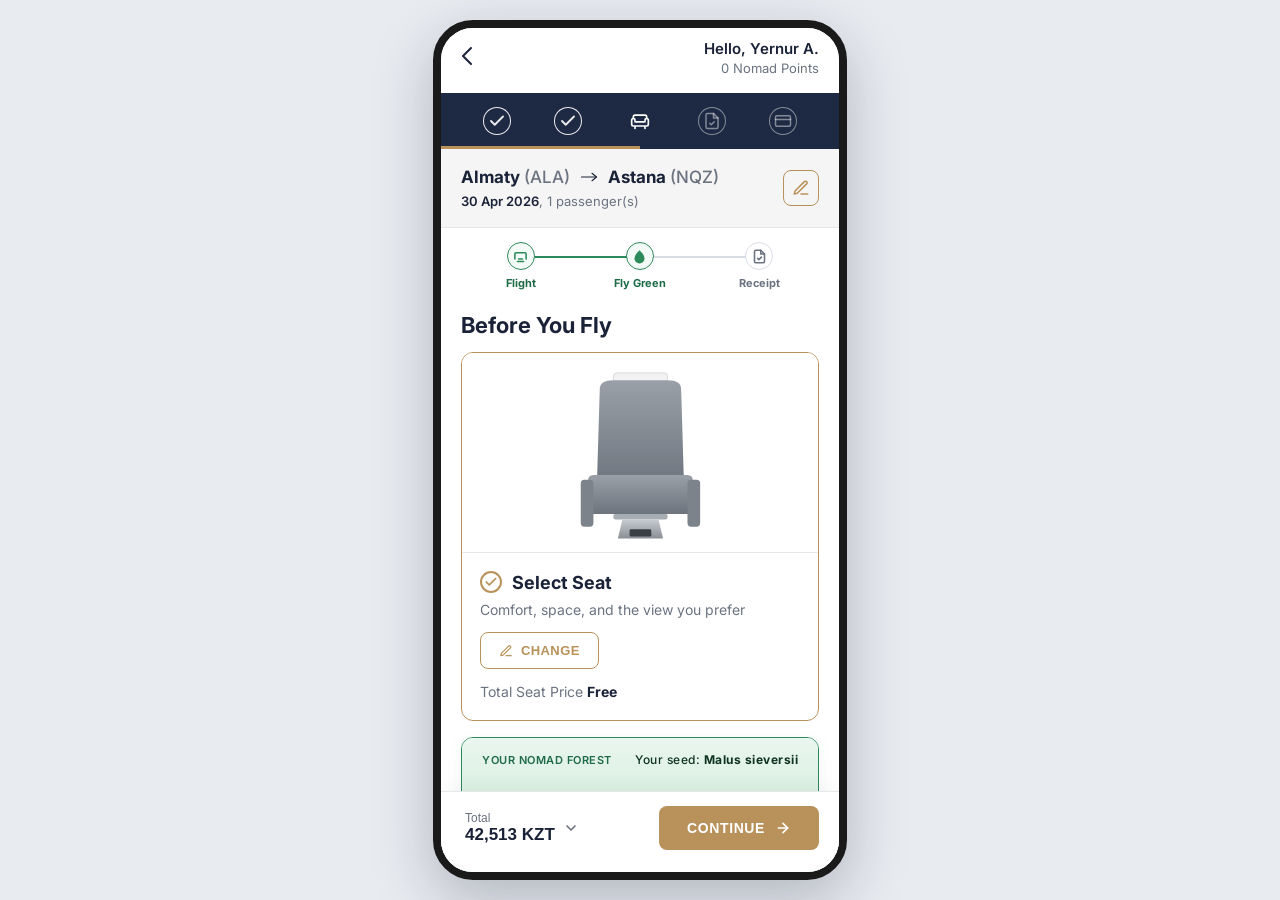
<file: index.html>
<!DOCTYPE html>
<html lang="en">
<head>
  <meta charset="UTF-8" />
  <meta name="viewport" content="width=device-width, initial-scale=1.0, viewport-fit=cover" />
  <meta name="theme-color" content="#ffffff" />
  <title>Air Astana — Before You Fly</title>
  <link rel="preconnect" href="https://fonts.googleapis.com" />
  <link rel="preconnect" href="https://fonts.gstatic.com" crossorigin />
  <link href="https://fonts.googleapis.com/css2?family=Inter:wght@400;500;600;700&display=swap" rel="stylesheet" />
  <link rel="stylesheet" href="styles.css" />
</head>
<body>
  <div class="phone">
    <!-- App header -->
    <header class="app-header">
      <button class="back-btn" aria-label="Back">
        <svg width="12" height="20" viewBox="0 0 12 20" fill="none" stroke="currentColor" stroke-width="2" stroke-linecap="round" stroke-linejoin="round">
          <polyline points="10 2 2 10 10 18"/>
        </svg>
      </button>
      <div class="user-info">
        <div class="user-name">Hello, Yernur A.</div>
        <div class="user-points">0 Nomad Points</div>
      </div>
    </header>

    <main class="content">
      <!-- Progress stepper -->
      <nav class="stepper" aria-label="Booking progress">
        <div class="step done" data-step="1">
          <div class="step-icon">
            <svg width="18" height="18" viewBox="0 0 24 24" fill="none" stroke="currentColor" stroke-width="2.5" stroke-linecap="round" stroke-linejoin="round">
              <polyline points="20 6 9 17 4 12"/>
            </svg>
          </div>
        </div>
        <div class="step done" data-step="2">
          <div class="step-icon">
            <svg width="18" height="18" viewBox="0 0 24 24" fill="none" stroke="currentColor" stroke-width="2.5" stroke-linecap="round" stroke-linejoin="round">
              <polyline points="20 6 9 17 4 12"/>
            </svg>
          </div>
        </div>
        <div class="step active" data-step="3">
          <div class="step-icon">
            <svg width="20" height="20" viewBox="0 0 24 24" fill="none" stroke="currentColor" stroke-width="2" stroke-linecap="round" stroke-linejoin="round">
              <path d="M20 9V7a2 2 0 0 0-2-2H6a2 2 0 0 0-2 2v2"/>
              <path d="M2 11v5a2 2 0 0 0 2 2h16a2 2 0 0 0 2-2v-5a2 2 0 0 0-4 0v2H6v-2a2 2 0 0 0-4 0z"/>
              <path d="M6 19v2"/>
              <path d="M18 19v2"/>
            </svg>
          </div>
        </div>
        <div class="step" data-step="4">
          <div class="step-icon">
            <svg width="18" height="18" viewBox="0 0 24 24" fill="none" stroke="currentColor" stroke-width="2" stroke-linecap="round" stroke-linejoin="round">
              <path d="M14 2H6a2 2 0 0 0-2 2v16a2 2 0 0 0 2 2h12a2 2 0 0 0 2-2V8z"/>
              <polyline points="14 2 14 8 20 8"/>
              <polyline points="9 15 11 17 15 13"/>
            </svg>
          </div>
        </div>
        <div class="step" data-step="5">
          <div class="step-icon">
            <svg width="18" height="18" viewBox="0 0 24 24" fill="none" stroke="currentColor" stroke-width="2" stroke-linecap="round" stroke-linejoin="round">
              <rect x="2" y="5" width="20" height="14" rx="2"/>
              <line x1="2" y1="10" x2="22" y2="10"/>
            </svg>
          </div>
        </div>
        <div class="stepper-progress"></div>
      </nav>

      <!-- Route card -->
      <section class="route-card">
        <div class="route">
          <div class="route-line">
            <span class="city">Almaty <span class="code">(ALA)</span></span>
            <svg class="route-arrow" width="18" height="14" viewBox="0 0 24 14" fill="none" stroke="currentColor" stroke-width="1.5" stroke-linecap="round" stroke-linejoin="round">
              <line x1="2" y1="7" x2="22" y2="7"/>
              <polyline points="16 2 22 7 16 12"/>
            </svg>
            <span class="city">Astana <span class="code">(NQZ)</span></span>
          </div>
          <div class="route-meta"><strong>30 Apr 2026</strong>, 1 passenger(s)</div>
        </div>
        <button class="edit-btn" aria-label="Edit trip">
          <svg width="18" height="18" viewBox="0 0 24 24" fill="none" stroke="currentColor" stroke-width="2" stroke-linecap="round" stroke-linejoin="round">
            <path d="M12 20h9"/>
            <path d="M16.5 3.5a2.121 2.121 0 0 1 3 3L7 19l-4 1 1-4L16.5 3.5z"/>
          </svg>
        </button>
      </section>

      <section class="journey-flow" aria-label="Passenger journey">
        <div class="journey-step complete">
          <span class="journey-icon" aria-hidden="true">
            <svg width="15" height="15" viewBox="0 0 24 24" fill="none" stroke="currentColor" stroke-width="2.5" stroke-linecap="round" stroke-linejoin="round">
              <path d="M21 16V8a2 2 0 0 0-2-2H5a2 2 0 0 0-2 2v8"/>
              <path d="M7 20h10"/>
              <path d="M9 16h6"/>
            </svg>
          </span>
          <span>Flight</span>
        </div>
        <div class="journey-step active">
          <span class="journey-icon" aria-hidden="true">
            <svg width="15" height="15" viewBox="0 0 24 24" fill="currentColor">
              <path d="M12 2c-4 4-8 8-8 13a8 8 0 0 0 16 0c0-5-4-9-8-13z"/>
            </svg>
          </span>
          <span>Fly Green</span>
        </div>
        <div class="journey-step">
          <span class="journey-icon" aria-hidden="true">
            <svg width="15" height="15" viewBox="0 0 24 24" fill="none" stroke="currentColor" stroke-width="2.5" stroke-linecap="round" stroke-linejoin="round">
              <path d="M14 2H6a2 2 0 0 0-2 2v16a2 2 0 0 0 2 2h12a2 2 0 0 0 2-2V8z"/>
              <polyline points="14 2 14 8 20 8"/>
              <polyline points="9 15 11 17 15 13"/>
            </svg>
          </span>
          <span>Receipt</span>
        </div>
      </section>

      <h1 class="section-title">Before You Fly</h1>

      <!-- Select Seat card -->
      <article class="product-card">
        <div class="product-image seat-image">
          <svg viewBox="0 0 200 220" xmlns="http://www.w3.org/2000/svg" aria-hidden="true">
            <defs>
              <linearGradient id="seatGrad" x1="0" y1="0" x2="0" y2="1">
                <stop offset="0%" stop-color="#9aa0a8"/>
                <stop offset="100%" stop-color="#6c737c"/>
              </linearGradient>
              <linearGradient id="metalGrad" x1="0" y1="0" x2="0" y2="1">
                <stop offset="0%" stop-color="#c8ccd1"/>
                <stop offset="100%" stop-color="#8a8f95"/>
              </linearGradient>
            </defs>
            <!-- Headrest pillow -->
            <rect x="70" y="22" width="60" height="22" rx="4" fill="#f2f2f2" stroke="#d5d5d5"/>
            <text x="100" y="38" text-anchor="middle" font-family="Inter, sans-serif" font-size="7" fill="#b8925a" font-weight="700">MyStopover</text>
            <!-- Seat back -->
            <path d="M55 40 Q55 30 70 30 L130 30 Q145 30 145 40 L148 140 Q148 150 138 150 L62 150 Q52 150 52 140 Z" fill="url(#seatGrad)"/>
            <!-- Seat cushion -->
            <path d="M48 135 L152 135 Q158 135 158 142 L158 172 Q158 178 152 178 L48 178 Q42 178 42 172 L42 142 Q42 135 48 135 Z" fill="url(#seatGrad)"/>
            <!-- Arm rests -->
            <rect x="34" y="140" width="14" height="52" rx="4" fill="#7d838a"/>
            <rect x="152" y="140" width="14" height="52" rx="4" fill="#7d838a"/>
            <!-- Base / legs -->
            <rect x="70" y="178" width="60" height="6" rx="2" fill="#a8adb3"/>
            <polygon points="80,184 120,184 125,205 75,205" fill="url(#metalGrad)"/>
            <rect x="88" y="195" width="24" height="8" rx="1.5" fill="#3a3f46"/>
          </svg>
        </div>
        <div class="product-body">
          <div class="product-header">
            <span class="check-badge" aria-hidden="true">
              <svg width="14" height="14" viewBox="0 0 24 24" fill="none" stroke="currentColor" stroke-width="3" stroke-linecap="round" stroke-linejoin="round">
                <polyline points="20 6 9 17 4 12"/>
              </svg>
            </span>
            <h2>Select Seat</h2>
          </div>
          <p class="product-desc">Comfort, space, and the view you prefer</p>
          <button class="ghost-btn">
            <svg width="14" height="14" viewBox="0 0 24 24" fill="none" stroke="currentColor" stroke-width="2" stroke-linecap="round" stroke-linejoin="round">
              <path d="M12 20h9"/>
              <path d="M16.5 3.5a2.121 2.121 0 0 1 3 3L7 19l-4 1 1-4L16.5 3.5z"/>
            </svg>
            CHANGE
          </button>
          <div class="price-row">
            Total Seat Price <strong>Free</strong>
          </div>
        </div>
      </article>

      <!-- ESG / Fly Green card -->
      <article class="product-card esg-card">
        <!-- Mini forest as hero -->
        <div class="mini-forest hero">
          <div class="mini-forest-label">
            <span>Your Nomad Forest</span>
            <span class="plant-label" id="plantLabel">Toggle Fly Green to plant a seed</span>
          </div>
          <svg id="miniForestSvg" class="mini-forest-svg" viewBox="-92 -62 184 170" xmlns="http://www.w3.org/2000/svg" preserveAspectRatio="xMidYMid meet">
            <defs>
              <linearGradient id="grassGrad" x1="0" y1="0" x2="0" y2="1">
                <stop offset="0%" stop-color="#6fbd55"/>
                <stop offset="100%" stop-color="#4d9b3f"/>
              </linearGradient>
              <linearGradient id="dirtLeftGrad" x1="0" y1="0" x2="0" y2="1">
                <stop offset="0%" stop-color="#7a4e2e"/>
                <stop offset="100%" stop-color="#4a2f1c"/>
              </linearGradient>
              <linearGradient id="dirtRightGrad" x1="0" y1="0" x2="0" y2="1">
                <stop offset="0%" stop-color="#664024"/>
                <stop offset="100%" stop-color="#3a2414"/>
              </linearGradient>
            </defs>
          </svg>
        </div>
        <div class="product-body">
          <div class="product-header">
            <span class="check-badge esg-badge" aria-hidden="true">
              <svg width="12" height="12" viewBox="0 0 24 24" fill="currentColor">
                <path d="M12 2c-4 4-8 8-8 13a8 8 0 0 0 16 0c0-5-4-9-8-13z"/>
              </svg>
            </span>
            <h2>Fly Green</h2>
            <span class="esg-pill">NEW</span>
          </div>
          <p class="product-desc">Offset this trip, earn Nomad Points, and grow your Nomad Forest</p>

          <div class="esg-stats">
            <div class="esg-stat">
              <span>Your flight</span>
              <strong id="flightFootprint">~210 kg CO₂</strong>
            </div>
            <div class="esg-stat">
              <span>Selected impact</span>
              <strong id="impactValue">100% offset</strong>
            </div>
          </div>

          <div class="esg-tiers" role="radiogroup" aria-label="Contribution tier">
            <button class="esg-tier" role="radio" aria-checked="false" data-tier="light" data-amount="500" data-points="50" data-co2="63" data-offset="30" data-impact="30% offset" data-mechanic="Offsets 30% of the estimated trip footprint through certified climate projects." data-project="Verified offset" data-plant="Saxaul tree">
              <div class="esg-tier-name">Light</div>
              <div class="esg-tier-amount">500 KZT</div>
              <div class="esg-tier-meta">30% offset<br/>+50 pts</div>
            </button>
            <button class="esg-tier selected" role="radio" aria-checked="true" data-tier="balance" data-amount="1500" data-points="150" data-co2="210" data-offset="100" data-impact="100% offset" data-mechanic="Offsets the full estimated CO₂ footprint of this passenger on the selected flight." data-project="Gold Standard offset" data-plant="Malus sieversii">
              <div class="esg-tier-name">Balance</div>
              <div class="esg-tier-amount">1,500 KZT</div>
              <div class="esg-tier-meta">100% offset<br/>+150 pts</div>
            </button>
            <button class="esg-tier" role="radio" aria-checked="false" data-tier="green-plus" data-amount="3500" data-points="300" data-co2="420" data-offset="200" data-impact="SAF boost" data-mechanic="Doubles the climate contribution and allocates part of the amount to SAF-linked partners." data-project="Offset + SAF partner" data-plant="Schrenk spruce">
              <div class="esg-tier-name">Green+</div>
              <div class="esg-tier-amount">3,500 KZT</div>
              <div class="esg-tier-meta">SAF boost<br/>+300 pts</div>
            </button>
          </div>

          <div class="esg-mechanic" id="esgMechanic">
            <div>
              <span class="eyebrow">Mechanic</span>
              <strong id="mechanicTitle">100% offset</strong>
            </div>
            <p id="mechanicCopy">Offsets the full estimated CO₂ footprint of this passenger on the selected flight.</p>
          </div>

          <div class="esg-pilot">
            <div>
              <span>Touchpoint</span>
              <strong>Before You Fly</strong>
            </div>
            <div>
              <span>Receipt</span>
              <strong>Booking + Nomad Club</strong>
            </div>
          </div>

          <label class="esg-toggle">
            <input type="checkbox" id="esgToggle" checked />
            <span class="esg-switch"><span class="esg-switch-dot"></span></span>
            <span class="esg-toggle-label">Add to booking</span>
          </label>

          <div class="esg-receipt" id="esgReceipt" aria-live="polite">
            <span class="receipt-mark" aria-hidden="true">
              <svg width="16" height="16" viewBox="0 0 24 24" fill="none" stroke="currentColor" stroke-width="3" stroke-linecap="round" stroke-linejoin="round">
                <polyline points="20 6 9 17 4 12"/>
              </svg>
            </span>
            <div>
              <strong id="receiptTitle">Balance added to booking</strong>
              <span id="receiptMeta">~210 kg CO₂ booked · +150 pts · Malus sieversii seed</span>
            </div>
          </div>

          <div class="esg-note" id="projectNote">
            Verified via Gold Standard offset and SAF partner records.
          </div>

          <a href="forest.html" class="view-forest-btn" id="viewForestBtn">
            View full forest
            <svg width="14" height="14" viewBox="0 0 24 24" fill="none" stroke="currentColor" stroke-width="2.5" stroke-linecap="round" stroke-linejoin="round">
              <line x1="5" y1="12" x2="19" y2="12"/>
              <polyline points="12 5 19 12 12 19"/>
            </svg>
          </a>
        </div>
      </article>

      <!-- Extra Bags card -->
      <article class="product-card">
        <div class="product-image bag-image">
          <svg viewBox="0 0 200 220" xmlns="http://www.w3.org/2000/svg" aria-hidden="true">
            <defs>
              <linearGradient id="bagGrad" x1="0" y1="0" x2="0" y2="1">
                <stop offset="0%" stop-color="#2b3144"/>
                <stop offset="100%" stop-color="#0f1424"/>
              </linearGradient>
            </defs>
            <!-- Handle -->
            <rect x="92" y="20" width="16" height="42" rx="3" fill="#3a3f46"/>
            <rect x="80" y="52" width="40" height="6" rx="2" fill="#2a2f36"/>
            <!-- Body -->
            <rect x="50" y="58" width="100" height="140" rx="10" fill="url(#bagGrad)"/>
            <!-- Stripes -->
            <rect x="50" y="100" width="100" height="4" fill="#ffffff" opacity="0.08"/>
            <rect x="50" y="150" width="100" height="4" fill="#ffffff" opacity="0.08"/>
            <!-- Wheels -->
            <circle cx="62" cy="205" r="8" fill="#1a1f2a"/>
            <circle cx="138" cy="205" r="8" fill="#1a1f2a"/>
          </svg>
        </div>
        <div class="product-body">
          <div class="product-header">
            <span class="check-badge outline" aria-hidden="true">
              <svg width="12" height="12" viewBox="0 0 24 24" fill="none" stroke="currentColor" stroke-width="3" stroke-linecap="round" stroke-linejoin="round">
                <line x1="12" y1="5" x2="12" y2="19"/>
                <line x1="5" y1="12" x2="19" y2="12"/>
              </svg>
            </span>
            <h2>Extra Bags</h2>
          </div>
          <p class="product-desc">Add checked baggage before departure</p>
          <button class="ghost-btn">
            <svg width="14" height="14" viewBox="0 0 24 24" fill="none" stroke="currentColor" stroke-width="2" stroke-linecap="round" stroke-linejoin="round">
              <line x1="12" y1="5" x2="12" y2="19"/>
              <line x1="5" y1="12" x2="19" y2="12"/>
            </svg>
            ADD
          </button>
          <div class="price-row">From <strong>5,000 KZT</strong></div>
        </div>
      </article>

      <div class="scroll-spacer"></div>
    </main>

    <!-- Footer -->
    <footer class="app-footer">
      <button class="total-btn" id="totalBtn" aria-expanded="false">
        <div>
          <div class="total-label">Total</div>
          <div class="total-amount" id="totalFooter">42,513 KZT</div>
        </div>
        <svg class="chevron" width="16" height="16" viewBox="0 0 24 24" fill="none" stroke="currentColor" stroke-width="2.5" stroke-linecap="round" stroke-linejoin="round">
          <polyline points="6 9 12 15 18 9"/>
        </svg>
      </button>
      <button class="continue-btn" id="continueBtn">
        CONTINUE
        <svg width="16" height="16" viewBox="0 0 24 24" fill="none" stroke="currentColor" stroke-width="2.5" stroke-linecap="round" stroke-linejoin="round">
          <line x1="5" y1="12" x2="19" y2="12"/>
          <polyline points="12 5 19 12 12 19"/>
        </svg>
      </button>
    </footer>

    <!-- Total breakdown panel -->
    <div class="total-panel" id="totalPanel" hidden>
      <div class="total-row"><span>Fare</span><span>36,013 KZT</span></div>
      <div class="total-row"><span>Taxes & fees</span><span>5,000 KZT</span></div>
      <div class="total-row"><span>Seat</span><span>Free</span></div>
      <div class="total-row esg-row" id="esgRow"><span>Fly Green <span id="esgTierLabel">(Balance)</span></span><span id="esgAmount">1,500 KZT</span></div>
      <div class="total-row esg-row" id="carbonRow"><span>CO₂ offset booked</span><span id="carbonAmount">~210 kg</span></div>
      <div class="total-row total-sum"><span>Total</span><span id="totalSum">42,513 KZT</span></div>
      <div class="total-row esg-row" id="pointsRow"><span>Nomad Points earned</span><span id="esgPoints">+150 pts</span></div>
    </div>

    <div class="confirmation-sheet" id="confirmationSheet" hidden>
      <div class="confirmation-card" role="dialog" aria-modal="true" aria-labelledby="confirmationTitle">
        <button class="confirmation-close" id="closeConfirmation" aria-label="Close">
          <svg width="18" height="18" viewBox="0 0 24 24" fill="none" stroke="currentColor" stroke-width="2.5" stroke-linecap="round" stroke-linejoin="round">
            <line x1="18" y1="6" x2="6" y2="18"/>
            <line x1="6" y1="6" x2="18" y2="18"/>
          </svg>
        </button>
        <div class="confirmation-icon" aria-hidden="true">
          <svg width="22" height="22" viewBox="0 0 24 24" fill="none" stroke="currentColor" stroke-width="3" stroke-linecap="round" stroke-linejoin="round">
            <polyline points="20 6 9 17 4 12"/>
          </svg>
        </div>
        <h2 id="confirmationTitle">Fly Green is ready for payment</h2>
        <p id="confirmationMeta">Balance will add 1,500 KZT, offset ~210 kg CO₂, and earn +150 Nomad Points.</p>
        <div class="confirmation-route">ALA → NQZ · 30 Apr 2026</div>
      </div>
    </div>
  </div>

  <script src="script.js"></script>
</body>
</html>
</file>
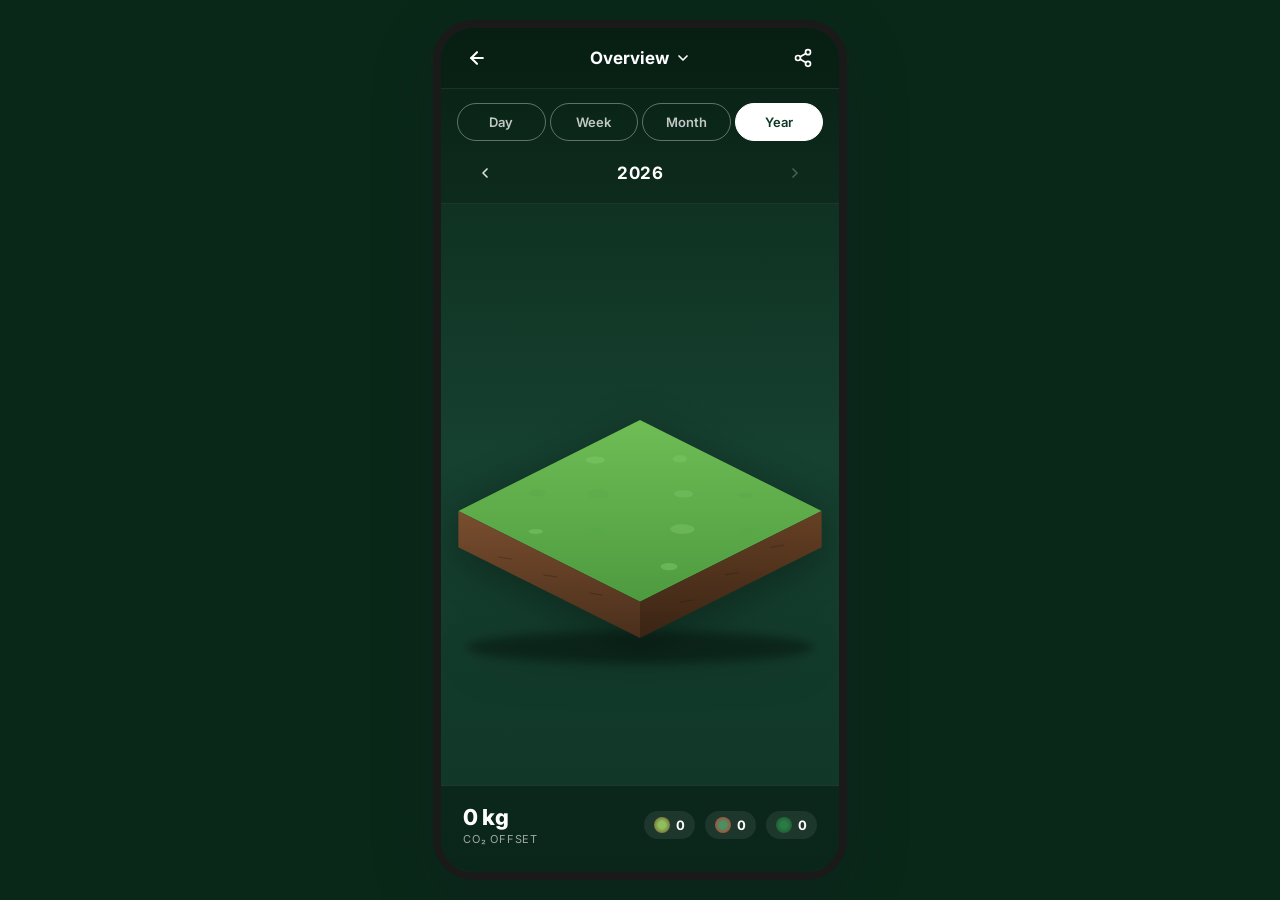
<file: forest.html>
<!DOCTYPE html>
<html lang="en">
<head>
  <meta charset="UTF-8" />
  <meta name="viewport" content="width=device-width, initial-scale=1.0, viewport-fit=cover" />
  <meta name="theme-color" content="#0f3d28" />
  <title>Air Astana — My Forest</title>
  <link rel="preconnect" href="https://fonts.googleapis.com" />
  <link rel="preconnect" href="https://fonts.gstatic.com" crossorigin />
  <link href="https://fonts.googleapis.com/css2?family=Inter:wght@400;500;600;700;800&display=swap" rel="stylesheet" />
  <link rel="stylesheet" href="styles.css" />
</head>
<body class="forest-page">
  <div class="phone forest-phone">
    <!-- Header -->
    <header class="forest-header">
      <a href="index.html" class="forest-back" aria-label="Back">
        <svg width="20" height="20" viewBox="0 0 24 24" fill="none" stroke="currentColor" stroke-width="2.5" stroke-linecap="round" stroke-linejoin="round">
          <line x1="19" y1="12" x2="5" y2="12"/>
          <polyline points="12 19 5 12 12 5"/>
        </svg>
      </a>
      <button class="forest-title">
        Overview
        <svg width="16" height="16" viewBox="0 0 24 24" fill="none" stroke="currentColor" stroke-width="2.5" stroke-linecap="round" stroke-linejoin="round">
          <polyline points="6 9 12 15 18 9"/>
        </svg>
      </button>
      <button class="forest-share" aria-label="Share">
        <svg width="20" height="20" viewBox="0 0 24 24" fill="none" stroke="currentColor" stroke-width="2" stroke-linecap="round" stroke-linejoin="round">
          <circle cx="18" cy="5" r="3"/>
          <circle cx="6" cy="12" r="3"/>
          <circle cx="18" cy="19" r="3"/>
          <line x1="8.59" y1="13.51" x2="15.42" y2="17.49"/>
          <line x1="15.41" y1="6.51" x2="8.59" y2="10.49"/>
        </svg>
      </button>
    </header>

    <!-- Period tabs -->
    <div class="forest-tabs" role="tablist">
      <button class="forest-tab" data-period="day">Day</button>
      <button class="forest-tab" data-period="week">Week</button>
      <button class="forest-tab" data-period="month">Month</button>
      <button class="forest-tab active" data-period="year">Year</button>
    </div>

    <!-- Year navigator -->
    <div class="forest-year-nav">
      <button class="year-arrow" id="yearPrev" aria-label="Previous year">
        <svg width="16" height="16" viewBox="0 0 24 24" fill="none" stroke="currentColor" stroke-width="2.5" stroke-linecap="round" stroke-linejoin="round">
          <polyline points="15 18 9 12 15 6"/>
        </svg>
      </button>
      <span class="year-label" id="yearLabel">2026</span>
      <button class="year-arrow" id="yearNext" aria-label="Next year">
        <svg width="16" height="16" viewBox="0 0 24 24" fill="none" stroke="currentColor" stroke-width="2.5" stroke-linecap="round" stroke-linejoin="round">
          <polyline points="9 18 15 12 9 6"/>
        </svg>
      </button>
    </div>

    <!-- Isometric forest scene -->
    <div class="forest-scene">
      <svg id="forestSvg" viewBox="-170 -75 340 250" xmlns="http://www.w3.org/2000/svg" preserveAspectRatio="xMidYMid meet">
        <defs>
          <linearGradient id="grassGrad" x1="0" y1="0" x2="0" y2="1">
            <stop offset="0%" stop-color="#6fbd55"/>
            <stop offset="100%" stop-color="#4d9b3f"/>
          </linearGradient>
          <linearGradient id="dirtLeftGrad" x1="0" y1="0" x2="0" y2="1">
            <stop offset="0%" stop-color="#7a4e2e"/>
            <stop offset="100%" stop-color="#4a2f1c"/>
          </linearGradient>
          <linearGradient id="dirtRightGrad" x1="0" y1="0" x2="0" y2="1">
            <stop offset="0%" stop-color="#664024"/>
            <stop offset="100%" stop-color="#3a2414"/>
          </linearGradient>
          <radialGradient id="glowGrad" cx="50%" cy="50%" r="50%">
            <stop offset="0%" stop-color="rgba(255,255,200,0.25)"/>
            <stop offset="100%" stop-color="rgba(255,255,200,0)"/>
          </radialGradient>
        </defs>
      </svg>
    </div>

    <!-- Bottom stats -->
    <div class="forest-stats">
      <div class="stats-left">
        <div class="stats-big" id="co2Total">0 kg</div>
        <div class="stats-label">CO₂ offset</div>
      </div>
      <div class="stats-right">
        <div class="stat-chip">
          <span class="chip-icon saxaul-icon"></span>
          <span class="chip-count" id="saxaulCount">0</span>
        </div>
        <div class="stat-chip">
          <span class="chip-icon apple-icon"></span>
          <span class="chip-count" id="appleCount">0</span>
        </div>
        <div class="stat-chip">
          <span class="chip-icon spruce-icon"></span>
          <span class="chip-count" id="spruceCount">0</span>
        </div>
      </div>
    </div>
  </div>

  <script src="script.js"></script>
</body>
</html>
</file>
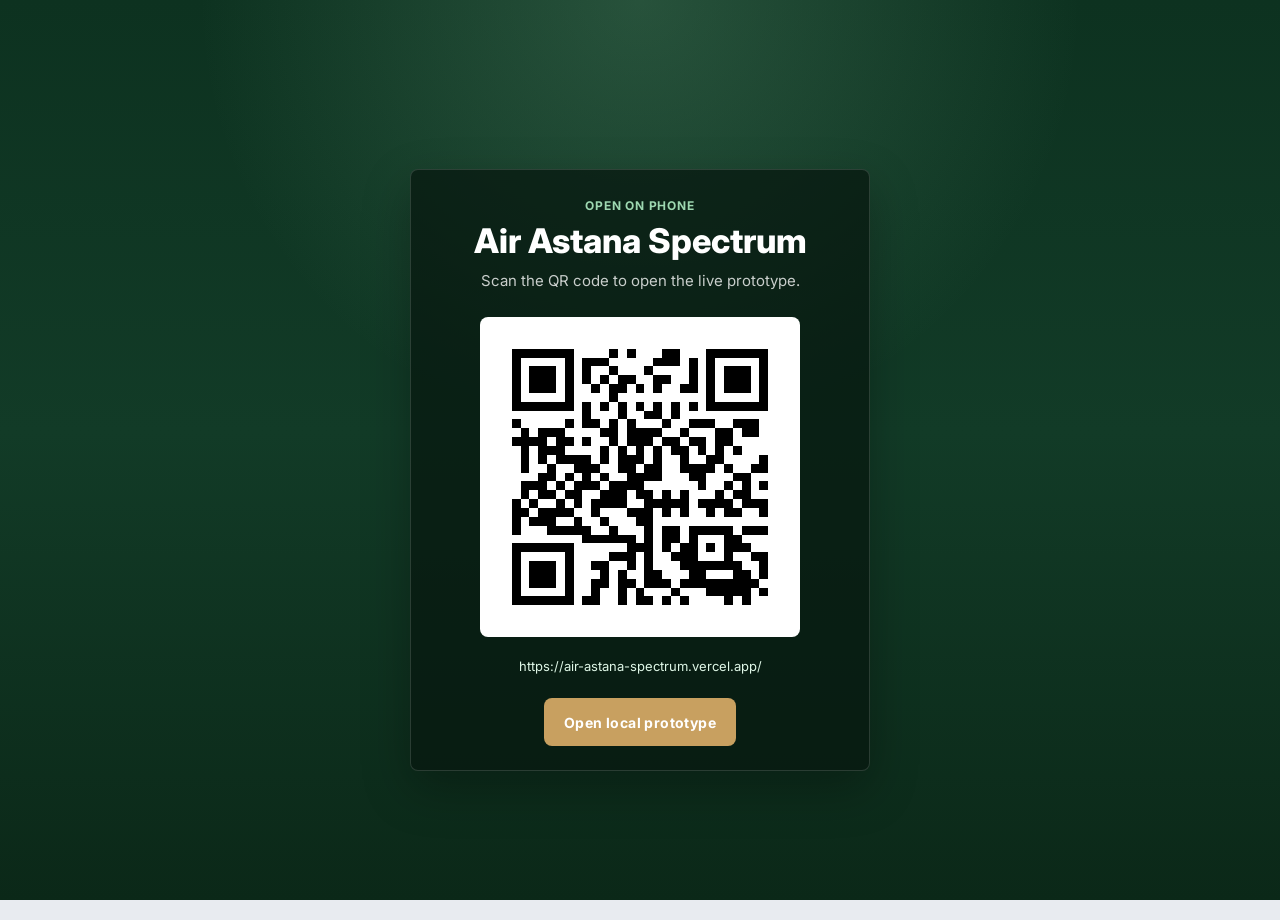
<file: qr.html>
<!DOCTYPE html>
<html lang="en">
<head>
  <meta charset="UTF-8" />
  <meta name="viewport" content="width=device-width, initial-scale=1.0" />
  <meta name="theme-color" content="#0f3525" />
  <title>Air Astana Spectrum - QR Access</title>
  <link rel="preconnect" href="https://fonts.googleapis.com" />
  <link rel="preconnect" href="https://fonts.gstatic.com" crossorigin />
  <link href="https://fonts.googleapis.com/css2?family=Inter:wght@400;500;600;700;800&display=swap" rel="stylesheet" />
  <link rel="stylesheet" href="styles.css" />
</head>
<body class="qr-page">
  <main class="qr-shell">
    <section class="qr-panel" aria-label="QR code for Air Astana Spectrum">
      <p class="qr-kicker">Open on Phone</p>
      <h1 class="qr-title">Air Astana Spectrum</h1>
      <p class="qr-copy">Scan the QR code to open the live prototype.</p>

      <img
        class="qr-image"
        src="assets/air-astana-spectrum-qr.svg"
        alt="QR code linking to https://air-astana-spectrum.vercel.app/"
      />

      <a class="qr-link" href="https://air-astana-spectrum.vercel.app/">
        https://air-astana-spectrum.vercel.app/
      </a>

      <a class="qr-open-btn" href="index.html">Open local prototype</a>
    </section>
  </main>
</body>
</html>
</file>
<file: styles.css>
:root {
  --gold: #b8925a;
  --gold-soft: #d4b079;
  --navy: #1e2a44;
  --navy-dark: #141c2e;
  --text: #1a2238;
  --text-muted: #6b7280;
  --border: #e5e7eb;
  --bg: #ffffff;
  --bg-muted: #f5f5f5;
  --success: #b8925a;
  --shadow: 0 2px 12px rgba(20, 28, 46, 0.06);
  --radius: 12px;
}

* { box-sizing: border-box; margin: 0; padding: 0; }

html, body {
  height: 100%;
  font-family: 'Inter', -apple-system, BlinkMacSystemFont, 'Segoe UI', sans-serif;
  color: var(--text);
  background: #e8ebf0;
  -webkit-font-smoothing: antialiased;
}

body {
  display: flex;
  justify-content: center;
  align-items: flex-start;
  min-height: 100vh;
  min-height: 100dvh;
  padding: 20px 0;
  overflow: hidden;
}

/* Phone frame */
.phone {
  width: 100%;
  max-width: 414px;
  height: calc(100vh - 40px);
  height: calc(100dvh - 40px);
  min-height: 0;
  background: var(--bg);
  position: relative;
  display: flex;
  flex-direction: column;
  overflow: hidden;
}

@media (min-width: 480px) {
  .phone {
    max-height: 900px;
    border-radius: 40px;
    box-shadow: 0 20px 60px rgba(20, 28, 46, 0.25);
    border: 8px solid #1a1a1a;
  }
}

@media (max-width: 479px) {
  body {
    padding: 0;
  }

  .phone {
    width: 100vw;
    max-width: none;
    height: 100vh;
    height: 100dvh;
    border: none;
    border-radius: 0;
    box-shadow: none;
  }
}

/* App header */
.app-header {
  position: relative;
  display: flex;
  align-items: center;
  justify-content: space-between;
  padding: 10px 20px 16px;
  background: var(--bg);
  z-index: 9;
  flex-shrink: 0;
}

.back-btn {
  background: none;
  border: none;
  padding: 8px;
  margin-left: -8px;
  cursor: pointer;
  color: var(--text);
}

.user-info {
  text-align: right;
}

.user-name {
  font-size: 15px;
  font-weight: 600;
  color: var(--text);
}

.user-points {
  font-size: 13px;
  color: var(--text-muted);
  margin-top: 2px;
}

/* Stepper */
.stepper {
  position: relative;
  z-index: 2;
  display: flex;
  justify-content: space-around;
  align-items: center;
  padding: 14px 20px 14px;
  background: var(--navy);
}

.step {
  position: relative;
  z-index: 1;
  color: rgba(255, 255, 255, 0.45);
}

.step-icon {
  width: 28px;
  height: 28px;
  border-radius: 50%;
  border: 1.5px solid currentColor;
  display: flex;
  align-items: center;
  justify-content: center;
  background: var(--navy);
}

.step.done { color: rgba(255, 255, 255, 0.9); }
.step.active { color: #fff; }
.step.active .step-icon {
  border: none;
  background: transparent;
}

.stepper-progress {
  position: absolute;
  left: 0;
  bottom: 0;
  width: 50%;
  height: 3px;
  background: var(--gold);
  transition: width 0.3s ease;
}

/* Content */
.content {
  flex: 1 1 auto;
  min-height: 0;
  overflow-y: auto;
  padding: 0 0 96px;
  background: var(--bg);
  -webkit-overflow-scrolling: touch;
  overscroll-behavior: contain;
}

/* Route card */
.route-card {
  display: flex;
  align-items: center;
  justify-content: space-between;
  padding: 18px 20px;
  background: var(--bg-muted);
  border-bottom: 1px solid var(--border);
}

.route-line {
  display: flex;
  align-items: center;
  gap: 10px;
  font-size: 17px;
  font-weight: 700;
  color: var(--text);
}

.route-line .code {
  color: var(--text-muted);
  font-weight: 500;
}

.route-arrow {
  color: var(--text);
}

.route-meta {
  margin-top: 6px;
  font-size: 13px;
  color: var(--text-muted);
}

.route-meta strong {
  color: var(--text);
  font-weight: 600;
}

.edit-btn {
  background: none;
  border: 1.5px solid var(--gold);
  border-radius: 8px;
  padding: 8px;
  color: var(--gold);
  cursor: pointer;
  display: flex;
  align-items: center;
  justify-content: center;
  transition: background 0.15s ease;
}

.edit-btn:hover { background: rgba(184, 146, 90, 0.08); }

/* Passenger journey */
.journey-flow {
  display: grid;
  grid-template-columns: repeat(3, 1fr);
  gap: 0;
  padding: 14px 20px 4px;
  background: #fff;
}

.journey-step {
  position: relative;
  display: flex;
  flex-direction: column;
  align-items: center;
  gap: 6px;
  min-width: 0;
  color: var(--text-muted);
  font-size: 11px;
  font-weight: 700;
  text-align: center;
}

.journey-step::before {
  content: '';
  position: absolute;
  top: 14px;
  left: -50%;
  width: 100%;
  height: 2px;
  background: #d8dde5;
  z-index: 0;
}

.journey-step:first-child::before {
  display: none;
}

.journey-step.complete::before,
.journey-step.active::before {
  background: #2d8a5a;
}

.journey-icon {
  position: relative;
  z-index: 1;
  width: 28px;
  height: 28px;
  border-radius: 50%;
  border: 1.5px solid #d8dde5;
  background: #fff;
  color: var(--text-muted);
  display: inline-flex;
  align-items: center;
  justify-content: center;
}

.journey-step.complete,
.journey-step.active {
  color: #1f6b47;
}

.journey-step.complete .journey-icon,
.journey-step.active .journey-icon {
  border-color: #2d8a5a;
  background: #f4faf6;
  color: #2d8a5a;
}

/* Section title */
.section-title {
  font-size: 22px;
  font-weight: 700;
  color: var(--text);
  padding: 18px 20px 14px;
  letter-spacing: 0;
}

/* Product card */
.product-card {
  margin: 0 20px 16px;
  border: 1.5px solid var(--gold);
  border-radius: var(--radius);
  overflow: hidden;
  background: var(--bg);
}

.product-image {
  background: #ffffff;
  height: 200px;
  display: flex;
  align-items: center;
  justify-content: center;
  border-bottom: 1px solid var(--border);
}

.product-image svg {
  max-height: 100%;
  max-width: 70%;
  height: auto;
}

.product-body {
  padding: 18px 18px 20px;
}

.product-header {
  display: flex;
  align-items: center;
  gap: 10px;
  margin-bottom: 8px;
}

.product-header h2 {
  font-size: 18px;
  font-weight: 700;
  color: var(--text);
}

.check-badge {
  width: 22px;
  height: 22px;
  border-radius: 50%;
  border: 2px solid var(--gold);
  color: var(--gold);
  display: inline-flex;
  align-items: center;
  justify-content: center;
  flex-shrink: 0;
}

.check-badge.outline {
  background: transparent;
}

.product-desc {
  font-size: 14px;
  color: var(--text-muted);
  margin-bottom: 14px;
}

.ghost-btn {
  display: inline-flex;
  align-items: center;
  gap: 8px;
  padding: 10px 18px;
  background: transparent;
  border: 1.5px solid var(--gold);
  border-radius: 8px;
  color: var(--gold);
  font-size: 13px;
  font-weight: 700;
  letter-spacing: 0.4px;
  cursor: pointer;
  transition: background 0.15s ease;
}

.ghost-btn:hover { background: rgba(184, 146, 90, 0.08); }

.price-row {
  margin-top: 14px;
  font-size: 14px;
  color: var(--text-muted);
}

.price-row strong {
  color: var(--text);
  font-weight: 700;
}

.scroll-spacer { height: 24px; }

/* ESG / Fly Green card */
.esg-card {
  border-color: #2d8a5a;
  box-shadow: 0 4px 16px rgba(45, 138, 90, 0.08);
}

.esg-image {
  background: linear-gradient(135deg, #eaf6ef 0%, #f7fbf9 100%);
  height: 160px;
}

.esg-badge {
  border-color: #2d8a5a;
  color: #2d8a5a;
  background: rgba(45, 138, 90, 0.08);
}

.esg-pill {
  margin-left: auto;
  font-size: 10px;
  font-weight: 800;
  letter-spacing: 0.8px;
  color: #2d8a5a;
  background: rgba(45, 138, 90, 0.12);
  padding: 3px 8px;
  border-radius: 10px;
}

.esg-stats {
  display: grid;
  grid-template-columns: 1fr 1fr;
  gap: 10px;
  margin: 14px 0 16px;
  padding: 12px 14px;
  background: #f4faf6;
  border-radius: 10px;
  border: 1px solid #e1efe6;
}

.esg-stat {
  display: flex;
  flex-direction: column;
  gap: 2px;
}

.esg-stat span {
  font-size: 11px;
  color: var(--text-muted);
  text-transform: uppercase;
  letter-spacing: 0.5px;
}

.esg-stat strong {
  font-size: 14px;
  color: #1f6b47;
  font-weight: 700;
}

.esg-tiers {
  display: grid;
  grid-template-columns: repeat(3, 1fr);
  gap: 8px;
  margin-bottom: 14px;
}

.esg-tier {
  background: #fff;
  border: 1.5px solid var(--border);
  border-radius: 10px;
  padding: 10px 6px;
  cursor: pointer;
  text-align: center;
  transition: all 0.18s ease;
  font-family: inherit;
}

.esg-tier:hover {
  border-color: #7bbf96;
  background: #f7fbf9;
}

.esg-tier.selected {
  border-color: #2d8a5a;
  background: linear-gradient(180deg, #f4faf6 0%, #e8f4ed 100%);
  box-shadow: 0 2px 8px rgba(45, 138, 90, 0.15);
}

.esg-tier-name {
  font-size: 11px;
  font-weight: 700;
  text-transform: uppercase;
  letter-spacing: 0.6px;
  color: var(--text-muted);
  margin-bottom: 4px;
}

.esg-tier.selected .esg-tier-name {
  color: #1f6b47;
}

.esg-tier-amount {
  font-size: 15px;
  font-weight: 800;
  color: var(--text);
  margin-bottom: 4px;
}

.esg-tier.selected .esg-tier-amount {
  color: #1f6b47;
}

.esg-tier-meta {
  font-size: 10px;
  line-height: 1.4;
  color: var(--text-muted);
}

.esg-mechanic {
  margin: 4px 0 12px;
  padding: 12px 0;
  border-top: 1px solid #e1efe6;
  border-bottom: 1px solid #e1efe6;
}

.esg-mechanic .eyebrow,
.esg-pilot span {
  display: block;
  margin-bottom: 3px;
  font-size: 10px;
  font-weight: 800;
  letter-spacing: 0;
  text-transform: uppercase;
  color: #5d7d6e;
}

.esg-mechanic strong {
  display: block;
  color: #1f6b47;
  font-size: 15px;
  font-weight: 800;
}

.esg-mechanic p {
  margin-top: 7px;
  font-size: 13px;
  line-height: 1.45;
  color: var(--text-muted);
}

.esg-pilot {
  display: grid;
  grid-template-columns: 1fr 1fr;
  gap: 14px;
  margin-bottom: 6px;
}

.esg-pilot strong {
  display: block;
  min-width: 0;
  color: var(--text);
  font-size: 13px;
  font-weight: 700;
}

.esg-toggle {
  display: flex;
  align-items: center;
  gap: 10px;
  cursor: pointer;
  user-select: none;
  padding: 10px 0 4px;
}

.esg-toggle input { display: none; }

.esg-switch {
  position: relative;
  width: 40px;
  height: 22px;
  background: #cfd4da;
  border-radius: 22px;
  transition: background 0.2s ease;
  flex-shrink: 0;
}

.esg-switch-dot {
  position: absolute;
  top: 2px;
  left: 2px;
  width: 18px;
  height: 18px;
  background: #fff;
  border-radius: 50%;
  transition: transform 0.2s ease;
  box-shadow: 0 1px 3px rgba(0,0,0,0.2);
}

.esg-toggle input:checked + .esg-switch {
  background: #2d8a5a;
}

.esg-toggle input:checked + .esg-switch .esg-switch-dot {
  transform: translateX(18px);
}

.esg-toggle-label {
  font-size: 14px;
  font-weight: 600;
  color: var(--text);
}

.esg-receipt {
  display: flex;
  align-items: flex-start;
  gap: 10px;
  margin-top: 10px;
  padding: 11px 0 2px;
  border-top: 1px solid #e1efe6;
  color: #1f6b47;
}

.esg-receipt.is-muted {
  color: var(--text-muted);
}

.receipt-mark {
  width: 22px;
  height: 22px;
  border-radius: 50%;
  background: rgba(45, 138, 90, 0.12);
  color: #2d8a5a;
  display: inline-flex;
  align-items: center;
  justify-content: center;
  flex-shrink: 0;
}

.esg-receipt.is-muted .receipt-mark {
  background: #edf0f4;
  color: #9aa2ad;
}

.esg-receipt strong {
  display: block;
  font-size: 13px;
  font-weight: 800;
  color: currentColor;
}

.esg-receipt span:last-child {
  display: block;
  margin-top: 3px;
  font-size: 12px;
  line-height: 1.4;
  color: var(--text-muted);
}

.esg-note {
  margin-top: 10px;
  font-size: 11px;
  color: var(--text-muted);
  font-style: italic;
}

/* Points highlight in total panel */
.total-row.esg-row {
  color: #2d8a5a;
}

.total-row.esg-row span:last-child {
  color: #2d8a5a;
  font-weight: 600;
}

/* Confirmation sheet */
.confirmation-sheet {
  position: absolute;
  inset: 0;
  z-index: 20;
  display: flex;
  align-items: flex-end;
  justify-content: center;
  padding: 20px;
  background: rgba(20, 28, 46, 0.38);
}

.confirmation-sheet[hidden] {
  display: none;
}

.confirmation-card {
  position: relative;
  width: 100%;
  background: #fff;
  border-radius: 12px;
  padding: 24px 20px 20px;
  box-shadow: 0 -10px 30px rgba(20, 28, 46, 0.18);
  animation: slideUp 0.22s ease;
}

.confirmation-close {
  position: absolute;
  top: 10px;
  right: 10px;
  width: 34px;
  height: 34px;
  border: none;
  border-radius: 50%;
  background: #f1f3f6;
  color: var(--text-muted);
  display: inline-flex;
  align-items: center;
  justify-content: center;
  cursor: pointer;
}

.confirmation-icon {
  width: 42px;
  height: 42px;
  border-radius: 50%;
  background: #e8f4ed;
  color: #2d8a5a;
  display: inline-flex;
  align-items: center;
  justify-content: center;
  margin-bottom: 14px;
}

.confirmation-card h2 {
  max-width: 280px;
  font-size: 20px;
  line-height: 1.2;
  color: var(--text);
  margin-bottom: 8px;
  letter-spacing: 0;
}

.confirmation-card p {
  font-size: 14px;
  line-height: 1.45;
  color: var(--text-muted);
  margin-bottom: 14px;
}

.confirmation-route {
  padding-top: 12px;
  border-top: 1px solid var(--border);
  font-size: 12px;
  font-weight: 800;
  letter-spacing: 0;
  color: #1f6b47;
}

/* Footer */
.app-footer {
  position: absolute;
  bottom: 0;
  left: 0;
  right: 0;
  display: flex;
  justify-content: space-between;
  align-items: center;
  padding: 14px 20px max(22px, env(safe-area-inset-bottom));
  background: var(--bg);
  border-top: 1px solid var(--border);
  box-shadow: 0 -4px 16px rgba(20, 28, 46, 0.04);
  z-index: 10;
  flex-shrink: 0;
}

.total-btn {
  display: flex;
  align-items: center;
  gap: 8px;
  background: none;
  border: none;
  cursor: pointer;
  padding: 4px;
  text-align: left;
  color: var(--text);
}

.total-label {
  font-size: 12px;
  color: var(--text-muted);
}

.total-amount {
  font-size: 17px;
  font-weight: 700;
  color: var(--text);
}

.chevron {
  color: var(--text-muted);
  transition: transform 0.2s ease;
}

.total-btn[aria-expanded="true"] .chevron {
  transform: rotate(180deg);
}

.continue-btn {
  display: inline-flex;
  align-items: center;
  gap: 10px;
  padding: 14px 28px;
  background: var(--gold);
  color: #fff;
  border: none;
  border-radius: 8px;
  font-size: 14px;
  font-weight: 700;
  letter-spacing: 0.6px;
  cursor: pointer;
  transition: background 0.15s ease;
}

.continue-btn:hover { background: #a8824e; }
.continue-btn:active { transform: scale(0.98); }

/* Total panel */
.total-panel {
  position: absolute;
  bottom: 78px;
  left: 0;
  right: 0;
  background: #fff;
  border-top: 1px solid var(--border);
  padding: 16px 20px;
  z-index: 9;
  animation: slideUp 0.2s ease;
  box-shadow: 0 -8px 24px rgba(20, 28, 46, 0.08);
}

@keyframes slideUp {
  from { transform: translateY(10px); opacity: 0; }
  to { transform: translateY(0); opacity: 1; }
}

.total-row {
  display: flex;
  justify-content: space-between;
  padding: 8px 0;
  font-size: 14px;
  color: var(--text-muted);
}

.total-row span:last-child {
  color: var(--text);
  font-weight: 500;
}

.total-sum {
  border-top: 1px solid var(--border);
  margin-top: 6px;
  padding-top: 12px;
  font-size: 16px;
  font-weight: 700;
}

.total-sum span { color: var(--text) !important; font-weight: 700 !important; }

/* ============================================================
 * Mini forest preview (inside Fly Green card)
 * ============================================================ */
.mini-forest {
  margin-top: 14px;
  background: linear-gradient(180deg, #d0ecd8 0%, #a8d9b8 100%);
  border: 1px solid #7abf92;
  border-radius: 10px;
  padding: 8px;
  position: relative;
  overflow: hidden;
}

/* Hero variant — replaces card image at top */
.mini-forest.hero {
  margin-top: 0;
  border: none;
  border-bottom: 1px solid #7abf92;
  border-radius: 0;
  padding: 12px 14px 8px;
  background: linear-gradient(180deg, #eaf6ef 0%, #c3e5ce 55%, #a8d9b8 100%);
}

.mini-forest.hero .mini-forest-svg {
  height: 220px;
}

.mini-forest-label {
  display: flex;
  justify-content: space-between;
  align-items: center;
  font-size: 11px;
  color: #1f6b47;
  font-weight: 600;
  padding: 2px 6px 6px;
  text-transform: uppercase;
  letter-spacing: 0.5px;
}

.mini-forest-label .plant-label {
  text-transform: none;
  font-weight: 500;
  font-size: 12px;
  color: #0d3220;
}

.mini-forest-svg {
  display: block;
  width: 100%;
  height: 120px;
}

.view-forest-btn {
  display: flex;
  align-items: center;
  justify-content: center;
  gap: 8px;
  width: 100%;
  margin-top: 10px;
  padding: 12px 16px;
  background: linear-gradient(90deg, #2d8a5a, #1f6b47);
  color: #fff;
  border: none;
  border-radius: 8px;
  font-size: 13px;
  font-weight: 700;
  letter-spacing: 0.5px;
  text-transform: uppercase;
  cursor: pointer;
  text-decoration: none;
  transition: transform 0.15s ease, box-shadow 0.15s ease;
  box-shadow: 0 2px 8px rgba(45, 138, 90, 0.3);
}

.view-forest-btn:hover {
  transform: translateY(-1px);
  box-shadow: 0 4px 12px rgba(45, 138, 90, 0.4);
}

.view-forest-btn:active { transform: translateY(0); }

/* ============================================================
 * FOREST PAGE (forest.html)
 * ============================================================ */
body.forest-page {
  background: #0a2818;
}

.forest-phone {
  background: linear-gradient(180deg, #0a2818 0%, #164030 50%, #0f3525 100%);
  color: #ffffff;
}

/* Header */
.forest-header {
  display: flex;
  align-items: center;
  justify-content: space-between;
  padding: 12px 18px;
  background: rgba(0, 0, 0, 0.25);
  border-bottom: 1px solid rgba(255, 255, 255, 0.08);
}

.forest-back,
.forest-share {
  background: none;
  border: none;
  color: #fff;
  padding: 8px;
  cursor: pointer;
  border-radius: 50%;
  display: flex;
  align-items: center;
  justify-content: center;
  transition: background 0.15s ease;
  text-decoration: none;
}

.forest-back:hover,
.forest-share:hover {
  background: rgba(255, 255, 255, 0.1);
}

.forest-title {
  background: none;
  border: none;
  color: #fff;
  font-size: 17px;
  font-weight: 700;
  display: flex;
  align-items: center;
  gap: 6px;
  cursor: pointer;
  font-family: inherit;
}

/* Period tabs */
.forest-tabs {
  display: flex;
  gap: 4px;
  padding: 14px 16px 10px;
  background: rgba(0, 0, 0, 0.15);
}

.forest-tab {
  flex: 1;
  padding: 10px 4px;
  background: transparent;
  border: 1.5px solid rgba(255, 255, 255, 0.35);
  border-radius: 20px;
  color: rgba(255, 255, 255, 0.75);
  font-size: 13px;
  font-weight: 600;
  font-family: inherit;
  cursor: pointer;
  transition: all 0.18s ease;
}

.forest-tab:hover {
  background: rgba(255, 255, 255, 0.08);
  color: #fff;
}

.forest-tab.active {
  background: #ffffff;
  color: #0f3525;
  border-color: #ffffff;
}

/* Year nav */
.forest-year-nav {
  display: flex;
  align-items: center;
  justify-content: space-between;
  padding: 8px 30px 16px;
  background: rgba(0, 0, 0, 0.15);
  border-bottom: 1px solid rgba(255, 255, 255, 0.06);
}

.year-arrow {
  background: none;
  border: none;
  color: rgba(255, 255, 255, 0.85);
  cursor: pointer;
  padding: 6px;
  border-radius: 50%;
  display: flex;
  transition: background 0.15s ease, color 0.15s ease;
}

.year-arrow:disabled {
  color: rgba(255, 255, 255, 0.25);
  cursor: not-allowed;
}

.year-arrow:hover:not(:disabled) {
  background: rgba(255, 255, 255, 0.1);
}

.year-label {
  font-size: 17px;
  font-weight: 700;
  color: #fff;
  letter-spacing: 0.5px;
}

/* Scene */
.forest-scene {
  flex: 1;
  position: relative;
  display: flex;
  align-items: center;
  justify-content: center;
  padding: 0 6px;
  overflow: hidden;
  min-height: 430px;
}

.forest-scene svg {
  width: 100%;
  height: 100%;
  max-height: 560px;
  display: block;
  filter: drop-shadow(0 8px 20px rgba(0, 0, 0, 0.3));
}

.is-rotatable {
  cursor: grab;
  touch-action: none;
}

.is-dragging {
  cursor: grabbing;
}

/* Stats footer */
.forest-stats {
  display: flex;
  align-items: center;
  justify-content: space-between;
  padding: 18px 22px 26px;
  background: rgba(0, 0, 0, 0.3);
  border-top: 1px solid rgba(255, 255, 255, 0.08);
}

.stats-big {
  font-size: 22px;
  font-weight: 800;
  color: #fff;
  letter-spacing: -0.3px;
}

.stats-label {
  font-size: 11px;
  color: rgba(255, 255, 255, 0.6);
  text-transform: uppercase;
  letter-spacing: 0.8px;
  margin-top: 2px;
}

.stats-right {
  display: flex;
  gap: 10px;
}

.stat-chip {
  display: inline-flex;
  align-items: center;
  gap: 6px;
  padding: 6px 10px;
  background: rgba(255, 255, 255, 0.08);
  border-radius: 14px;
  font-size: 13px;
  font-weight: 700;
  color: #fff;
}

.chip-icon {
  width: 16px;
  height: 16px;
  border-radius: 50%;
  display: inline-block;
}

.chip-icon.saxaul-icon { background: radial-gradient(circle, #8fbf5a 30%, #6b4a2b); }
.chip-icon.apple-icon  { background: radial-gradient(circle, #4a9060 30%, #dc2626); }
.chip-icon.spruce-icon { background: radial-gradient(circle, #2a7a45 30%, #155025); }

/* Plant animations */
.plant {
  transition: transform 0.3s ease;
}

@keyframes seedGrow {
  0%   { transform: scale(var(--plant-start-scale, 0.1)) translateY(-30px); opacity: 0; }
  60%  { transform: scale(var(--plant-pop-scale, 1.15)) translateY(0); opacity: 1; }
  100% { transform: scale(var(--plant-scale, 1)) translateY(0); }
}

.plant-drop-in {
  animation: seedGrow 0.8s cubic-bezier(0.34, 1.56, 0.64, 1) both;
  transform-box: fill-box;
  transform-origin: center bottom;
}

/* ============================================================
 * QR PAGE
 * ============================================================ */
body.qr-page {
  min-height: 100vh;
  min-height: 100dvh;
  margin: 0;
  background:
    radial-gradient(circle at top, rgba(133, 196, 156, 0.22), transparent 40%),
    linear-gradient(180deg, #0d3220 0%, #123b27 48%, #0b2818 100%);
  color: #ffffff;
}

.qr-shell {
  min-height: 100vh;
  min-height: 100dvh;
  display: flex;
  align-items: center;
  justify-content: center;
  padding: 32px 20px;
}

.qr-panel {
  width: min(100%, 460px);
  padding: 28px 24px 24px;
  background: rgba(8, 24, 15, 0.74);
  border: 1px solid rgba(255, 255, 255, 0.14);
  border-radius: 8px;
  box-shadow: 0 18px 48px rgba(0, 0, 0, 0.28);
  text-align: center;
}

.qr-kicker {
  font-size: 12px;
  font-weight: 700;
  text-transform: uppercase;
  letter-spacing: 0.8px;
  color: #9ed8b1;
}

.qr-title {
  margin-top: 10px;
  font-size: 34px;
  line-height: 1.05;
  font-weight: 800;
  color: #ffffff;
}

.qr-copy {
  margin-top: 12px;
  font-size: 15px;
  line-height: 1.5;
  color: rgba(255, 255, 255, 0.78);
}

.qr-image {
  display: block;
  width: min(100%, 320px);
  height: auto;
  margin: 24px auto 18px;
  padding: 14px;
  background: #ffffff;
  border-radius: 8px;
}

.qr-link {
  display: inline-block;
  max-width: 100%;
  overflow-wrap: anywhere;
  font-size: 13px;
  line-height: 1.5;
  color: #dff7e7;
  text-decoration: none;
}

.qr-open-btn {
  display: inline-flex;
  align-items: center;
  justify-content: center;
  min-height: 48px;
  margin-top: 22px;
  padding: 0 20px;
  background: #c8a060;
  color: #ffffff;
  border-radius: 8px;
  text-decoration: none;
  font-size: 14px;
  font-weight: 700;
  letter-spacing: 0.4px;
}

.qr-open-btn:hover {
  background: #b48d50;
}

@media (max-width: 479px) {
  .qr-panel {
    padding: 24px 18px 20px;
  }

  .qr-title {
    font-size: 28px;
  }

  .qr-image {
    width: min(100%, 280px);
  }
}
</file>
